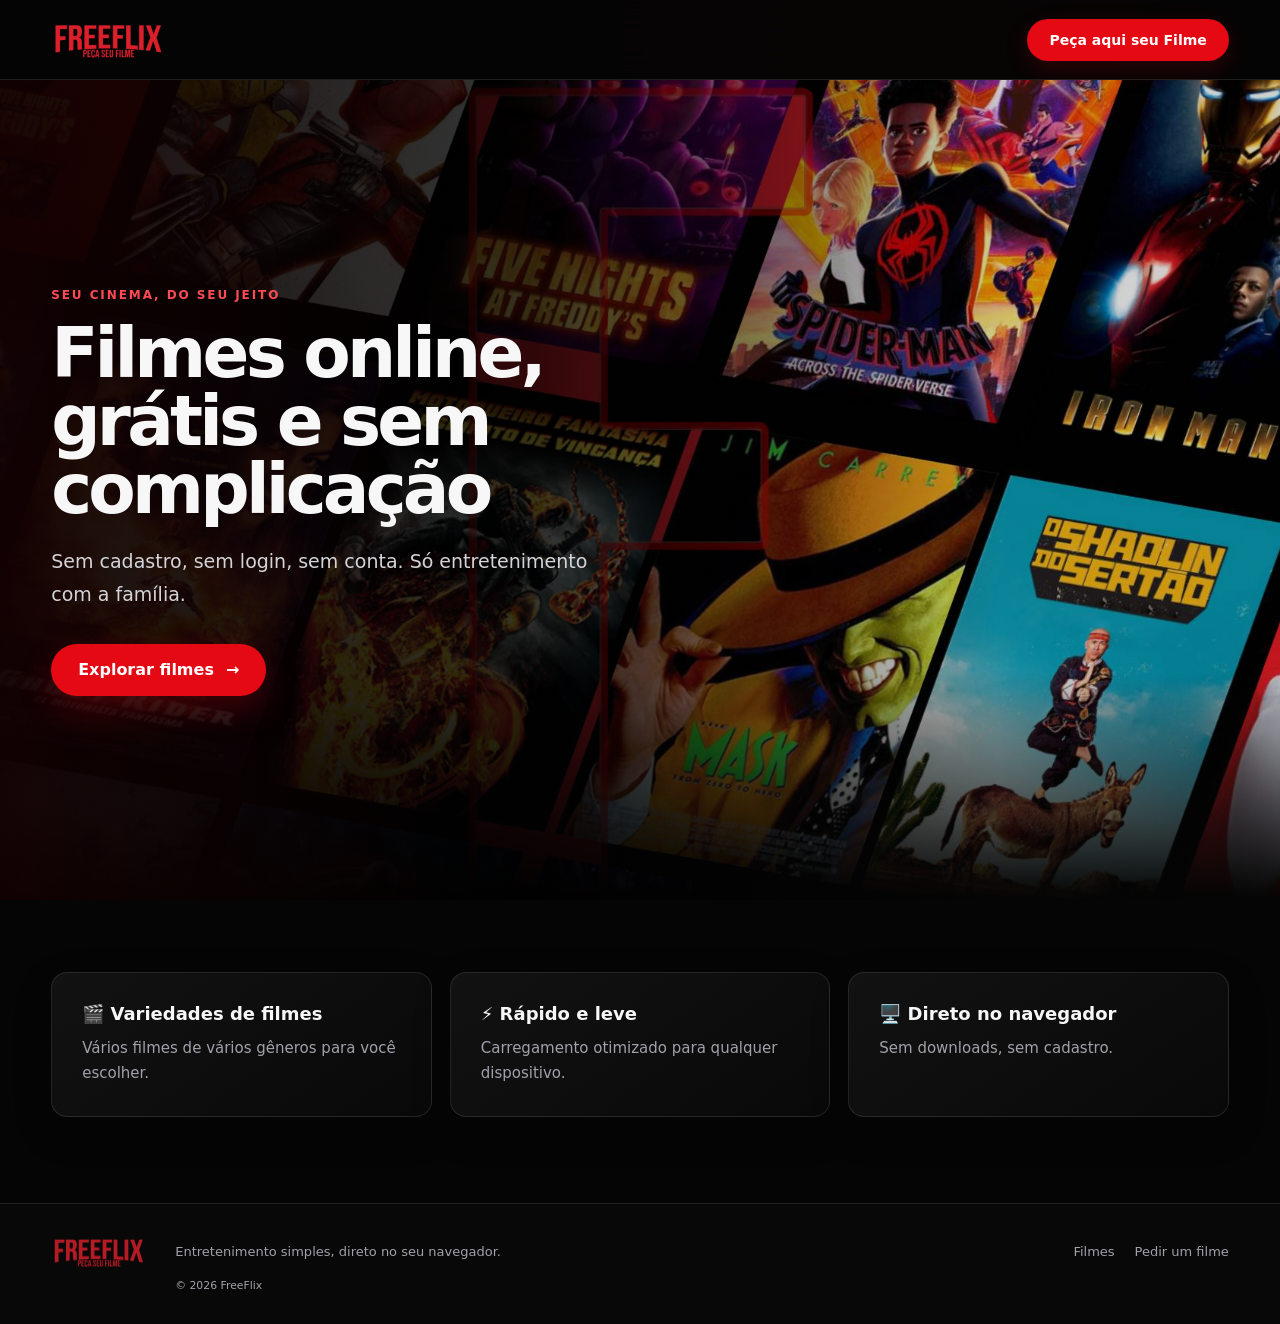
<file: index.html>
<!DOCTYPE html>

<html lang="pt-BR">
<head>
<meta charset="utf-8"/>
<meta content="width=device-width, initial-scale=1.0" name="viewport"/>
<title>FreeFlix | Filmes Online</title>
<meta name="description" content="Encontre filmes para assistir online no FreeFlix, sem cadastro e direto no navegador."/>
<!-- FAVICON -->

<link href="assets/css/base.css" rel="stylesheet"/><link href="assets/css/header.css" rel="stylesheet"/><link href="assets/css/index.css" rel="stylesheet"/><link href="assets/css/footer.css" rel="stylesheet"/><link href="favicon.ico" rel="icon" type="image/x-icon"/></head>
<body data-page="index"><a class="skip-link" href="#conteudo">Ir para o conteúdo</a><div id="header-slot"></div>

<main id="conteudo"><section class="hero">
<div class="hero-content">
<span class="eyebrow">Seu cinema, do seu jeito</span>
<h1>Filmes online, grátis e sem complicação</h1>
<p>
        Sem cadastro, sem login, sem conta.
        Só entretenimento com a família.
      </p>
<div class="hero-buttons">
<a class="button-primary" href="filmes.html">Explorar filmes <span aria-hidden="true">→</span></a>
</div>
</div>
</section></main>
<section class="info">
<div>
<h3>🎬 Variedades de filmes</h3>
<p>Vários filmes de vários gêneros para você escolher.</p>
</div>
<div>
<h3>⚡ Rápido e leve</h3>
<p>Carregamento otimizado para qualquer dispositivo.</p>
</div>
<div>
<h3>🖥️ Direto no navegador</h3>
<p>Sem downloads, sem cadastro.</p>
</div>
</section>

<div id="footer-slot"></div><script src="assets/js/include.js"></script></body>
</html>
</file>
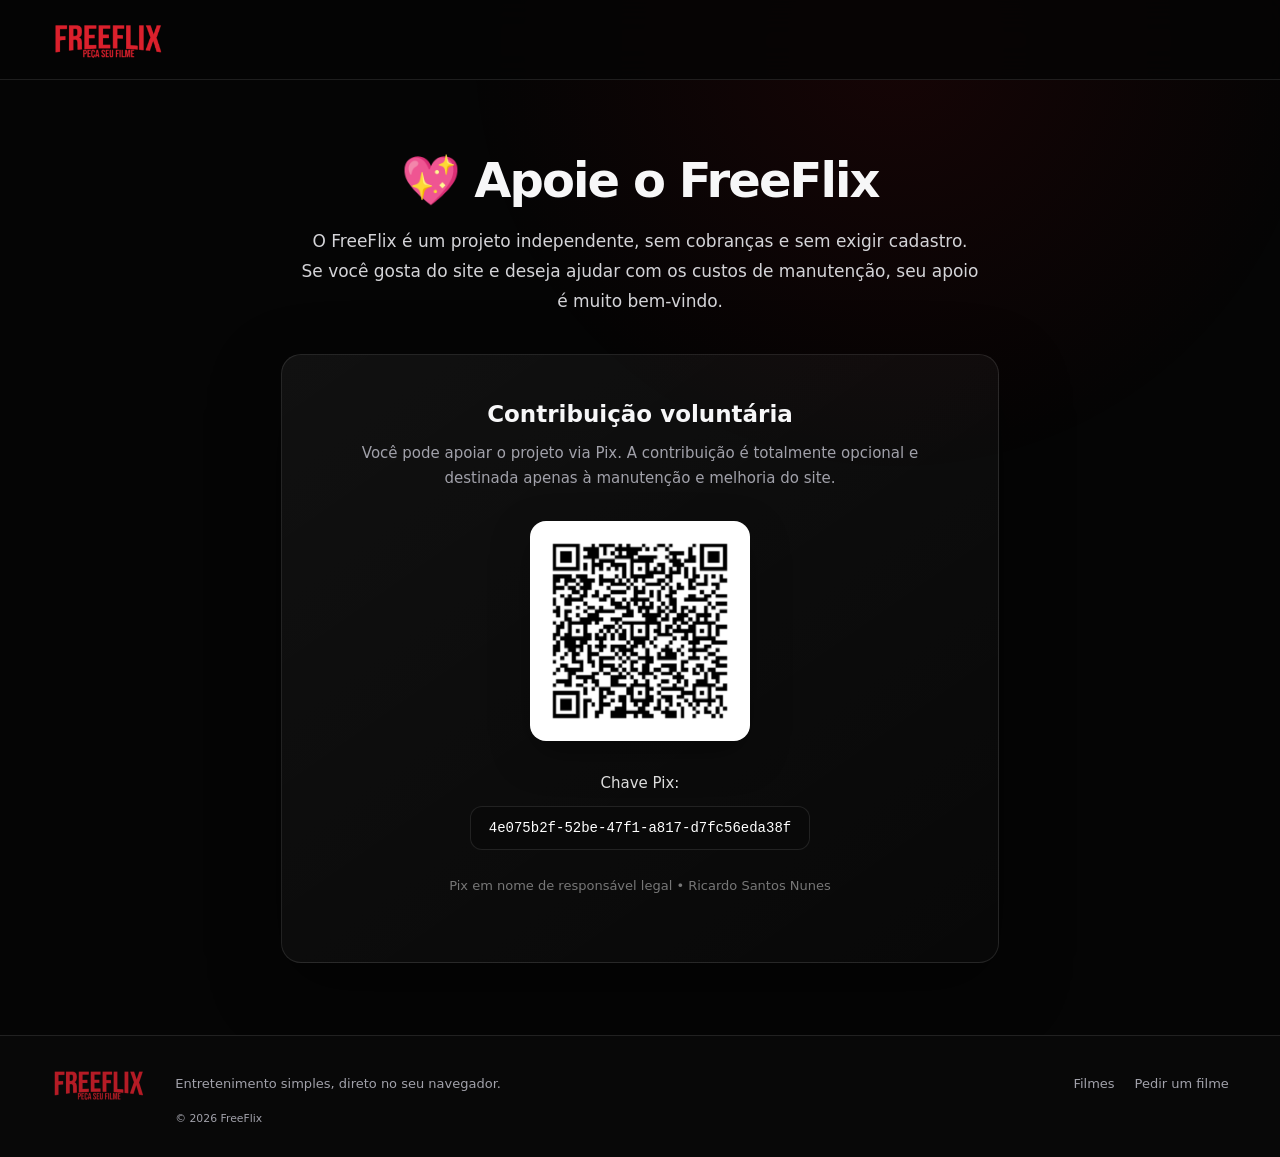
<file: apoio.html>
<!DOCTYPE html>

<html lang="pt-BR">
<head>
<meta charset="utf-8"/>
<meta content="width=device-width, initial-scale=1.0" name="viewport"/>
<title>Apoie o FreeFlix</title>
<meta name="description" content="Ajude voluntariamente na manutenção e melhoria do projeto FreeFlix."/>
<!-- FAVICON -->
<link href="assets/css/base.css" rel="stylesheet"/><link href="assets/css/header.css" rel="stylesheet"/><link href="assets/css/apoio.css" rel="stylesheet"/><link href="assets/css/footer.css" rel="stylesheet"/><link href="favicon.ico" rel="icon" type="image/x-icon"/></head>
<body data-page="apoio"><a class="skip-link" href="#conteudo">Ir para o conteúdo</a><div id="header-slot"></div>
<main class="content" id="conteudo">
<h1>💖 Apoie o FreeFlix</h1>
<p>
      O FreeFlix é um projeto independente,
      sem cobranças e sem exigir cadastro.
      Se você gosta do site e deseja ajudar com os custos de manutenção,
      seu apoio é muito bem-vindo.
    </p>
<div class="support-box">
<h2>Contribuição voluntária</h2>
<p>
        Você pode apoiar o projeto via Pix.
        A contribuição é totalmente opcional e destinada apenas
        à manutenção e melhoria do site.
      </p>
<img alt="QR Code Pix para apoiar o FreeFlix" class="qr" src="assets/img/pix-qrcode.png" width="220" height="220"/>
<p style="color:#ddd; margin-bottom:10px;">Chave Pix:</p>
<div class="pix-key">
        4e075b2f-52be-47f1-a817-d7fc56eda38f
      </div>
<p style="font-size:13px; color:#777; margin-top:25px;">
        Pix em nome de responsável legal • Ricardo Santos Nunes
      </p>
</div>
</main>
<div id="footer-slot"></div><script src="assets/js/include.js"></script></body>
</html>
</file>
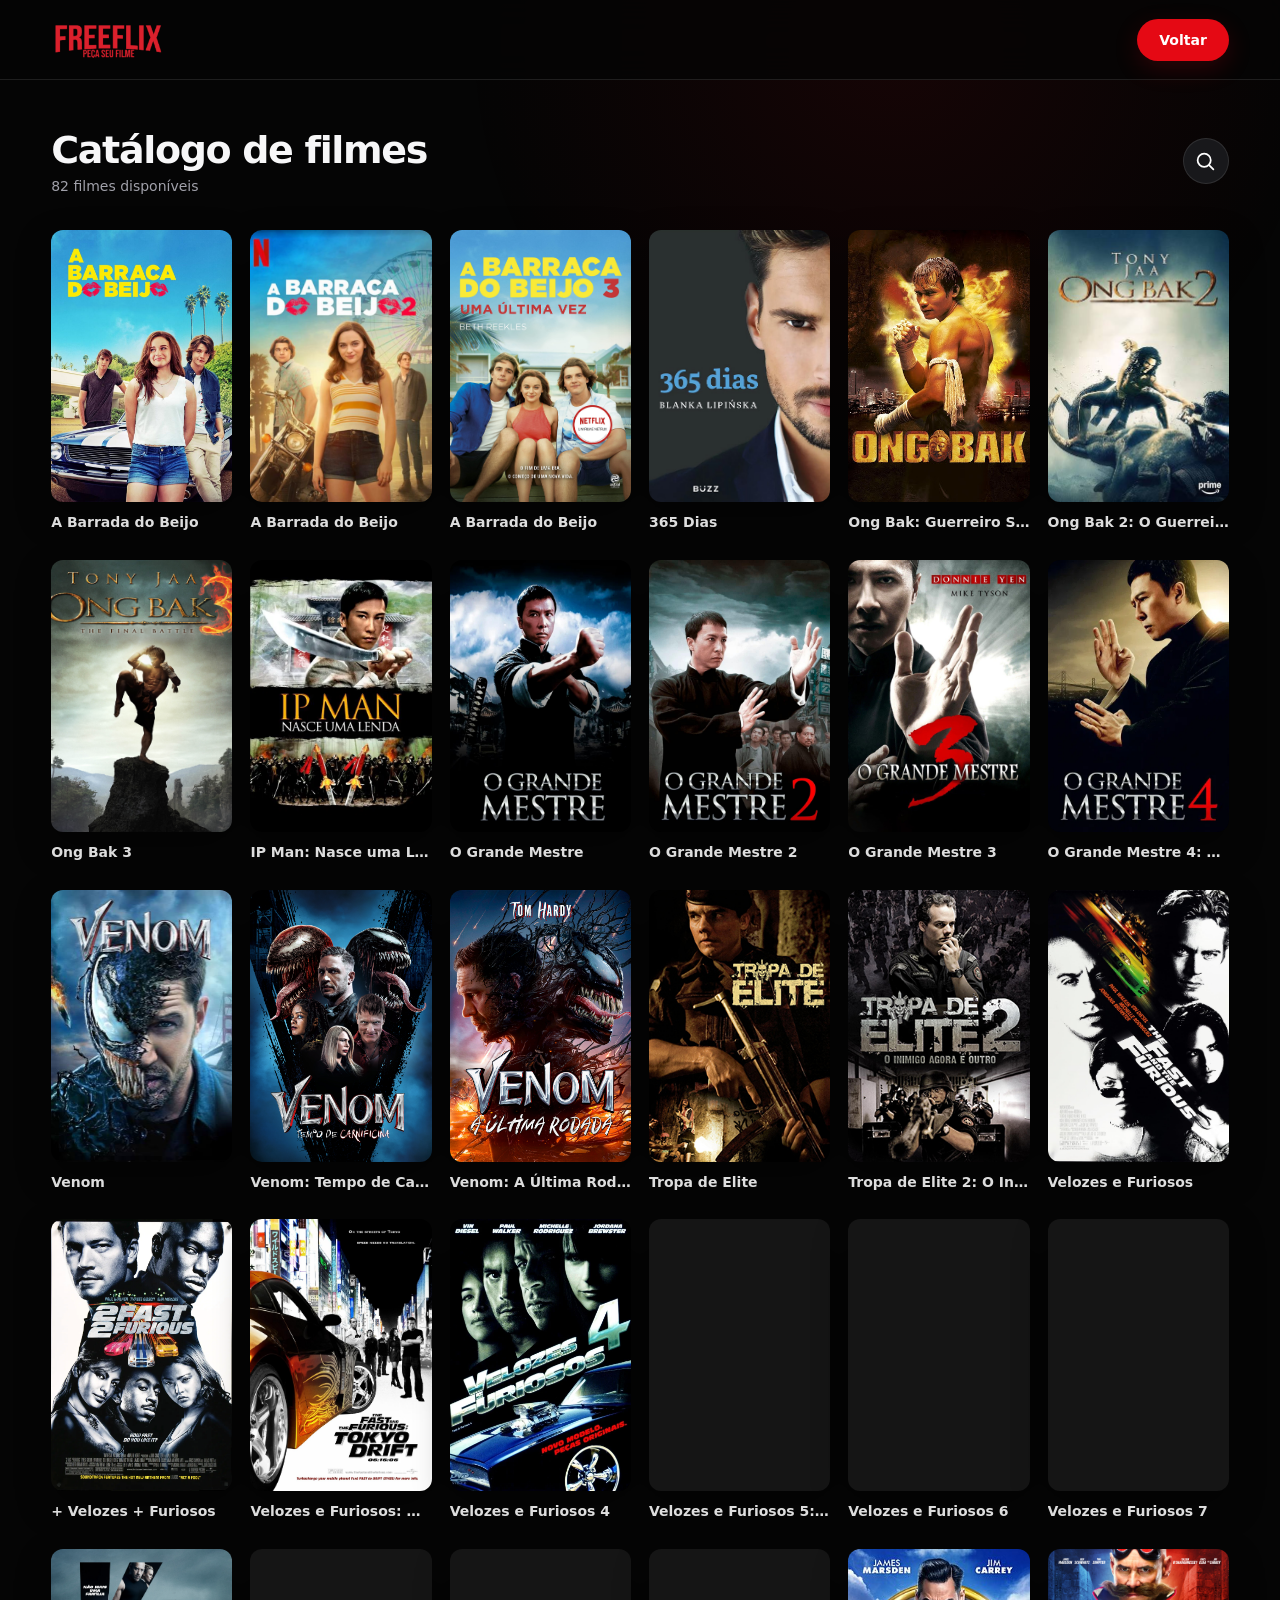
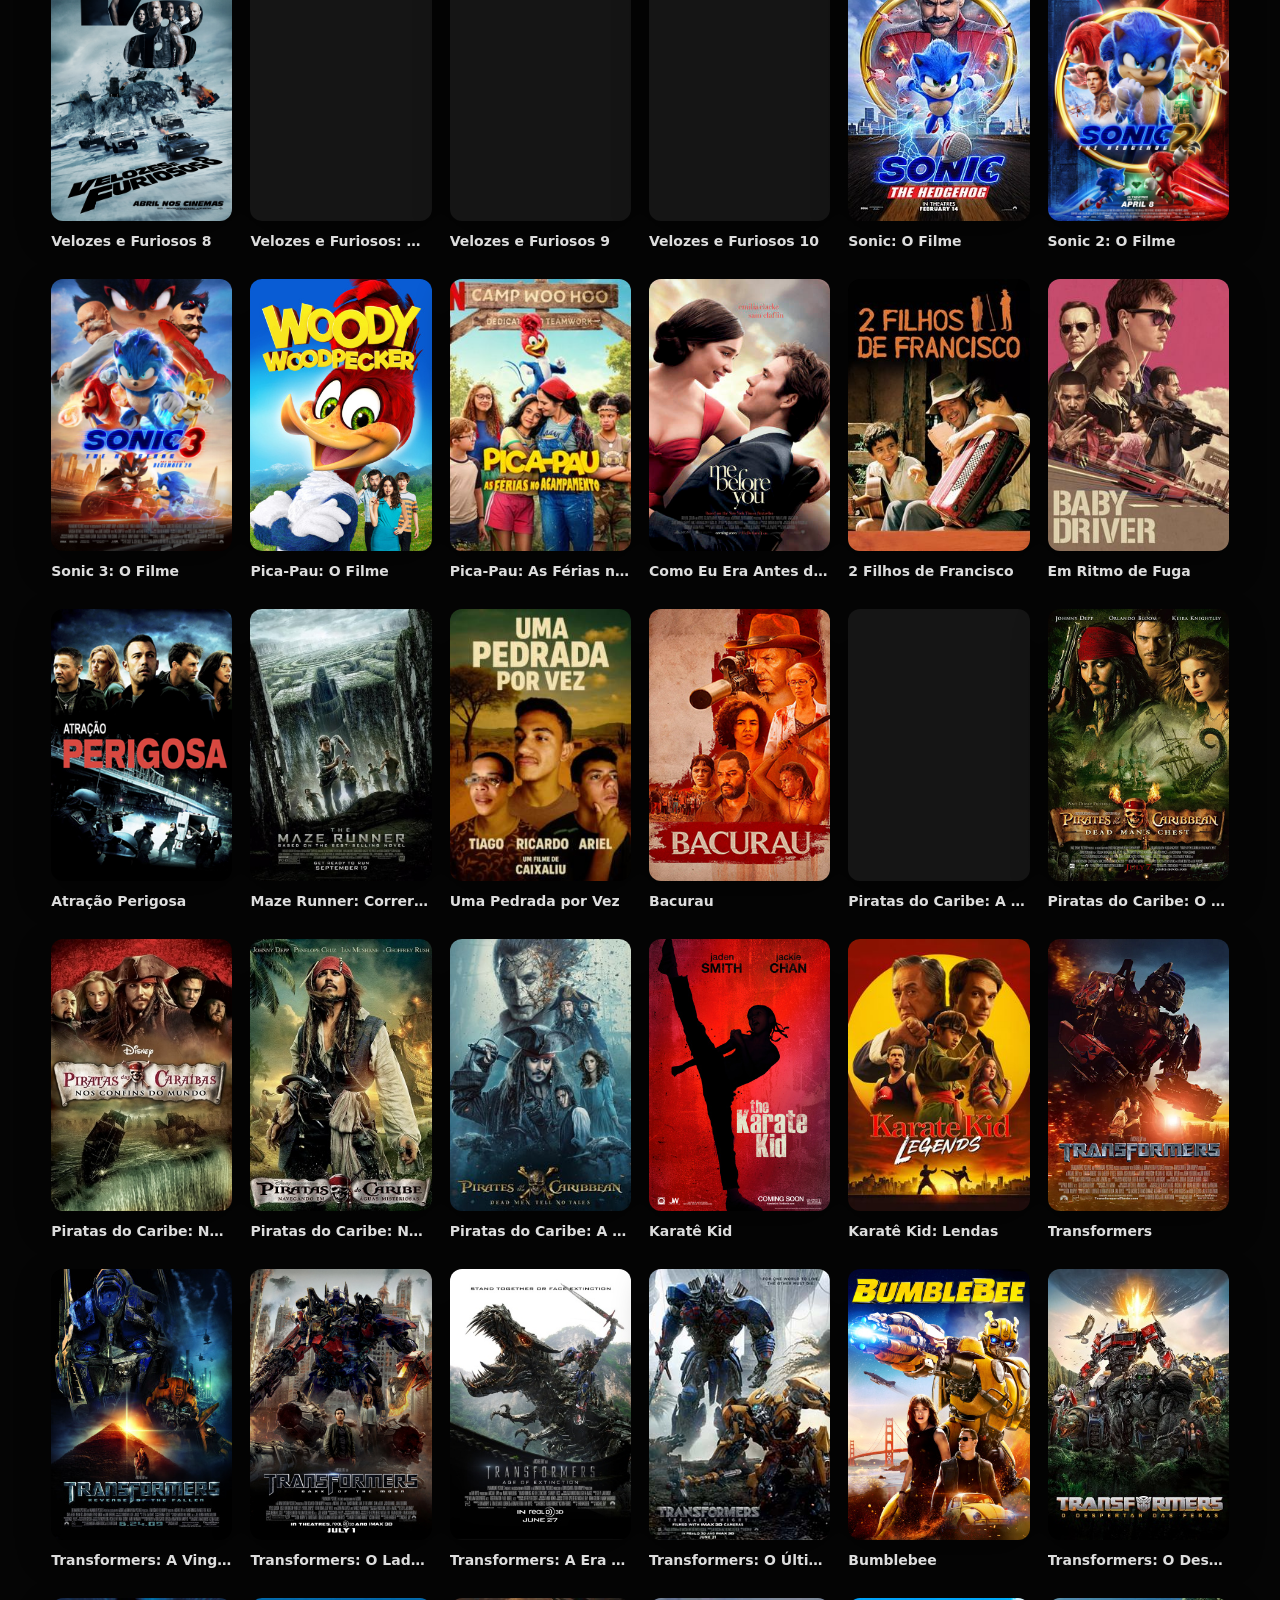
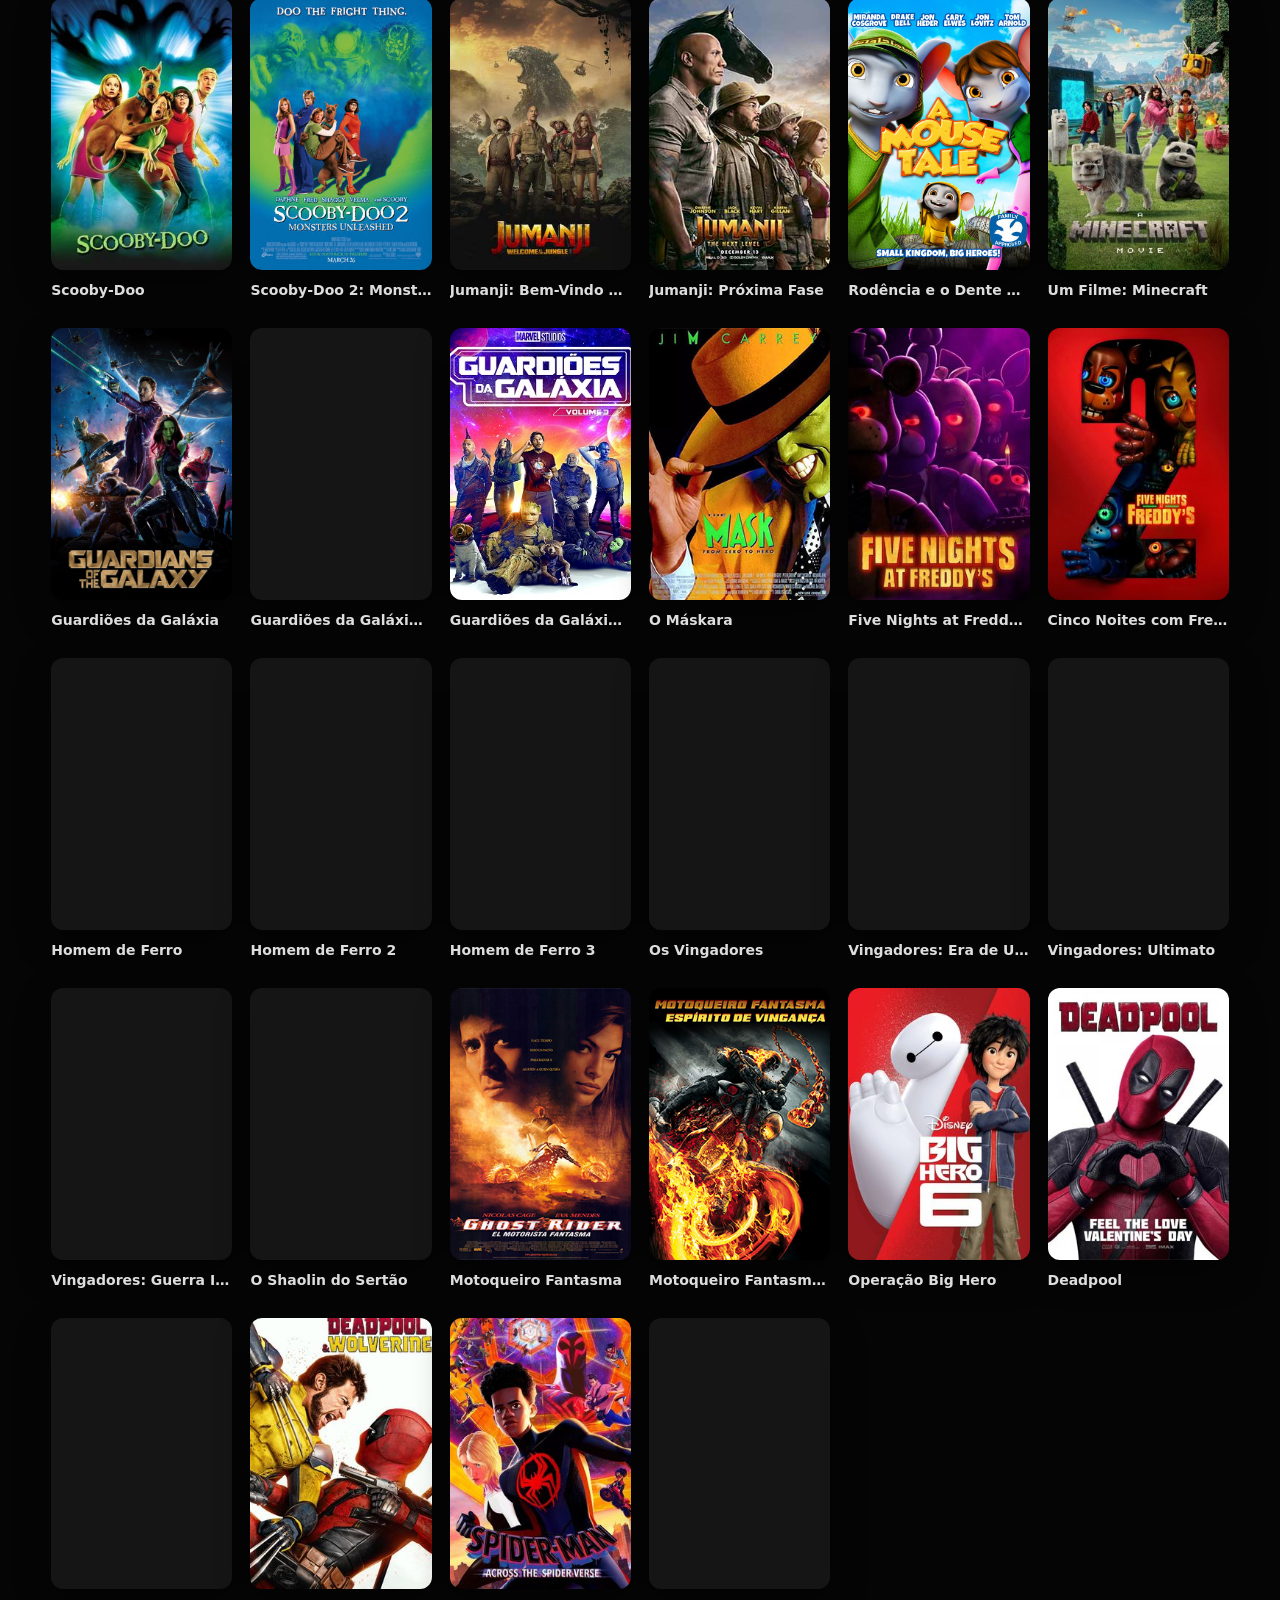
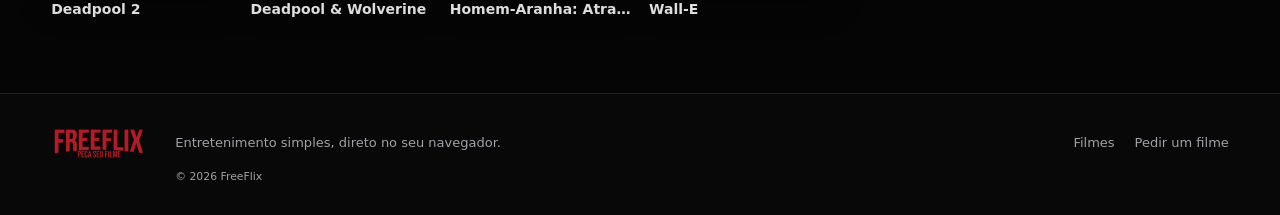
<file: filmes.html>
<!DOCTYPE html>

<html lang="pt-BR">
<head>
<meta charset="utf-8"/>
<meta content="width=device-width, initial-scale=1.0" name="viewport"/>
<title>FreeFlix | Filmes</title>
<meta name="description" content="Explore o catálogo de filmes do FreeFlix e encontre rapidamente o que assistir."/>
<link href="assets/css/base.css" rel="stylesheet"/><link href="assets/css/header.css" rel="stylesheet"/><link href="assets/css/filmes.css" rel="stylesheet"/><link href="assets/css/footer.css" rel="stylesheet"/><link href="favicon.ico" rel="icon" type="image/x-icon"/></head>
<body data-page="filmes"><a class="skip-link" href="#catalogo">Ir para o catálogo</a><div id="header-slot"></div>
<main id="catalogo">
<div class="filmes-top">
    <div>
      <h1 class="page-title">Catálogo de filmes</h1>
      <p class="page-subtitle" id="resultCount">Carregando catálogo…</p>
    </div>

    <div class="search-inline" aria-label="Pesquisar filmes">
      <input id="searchInput" class="search-input" type="search" placeholder="Pesquisar..." autocomplete="off" inputmode="search" />
      <button class="search-btn" id="searchBtn" type="button" aria-label="Abrir ou fechar pesquisa" aria-expanded="false" aria-controls="searchInput">
        <svg class="search-icon" viewBox="0 0 24 24" aria-hidden="true" focusable="false">
          <path d="M10.5 18a7.5 7.5 0 1 1 0-15 7.5 7.5 0 0 1 0 15Z" fill="none" stroke="currentColor" stroke-width="2" stroke-linecap="round"/>
          <path d="M16.4 16.4 21 21" fill="none" stroke="currentColor" stroke-width="2" stroke-linecap="round"/>
        </svg>
      </button>
    </div>
</div>
<section class="grid" aria-live="polite" aria-busy="true"></section>
</main>
<div id="footer-slot"></div><script src="assets/js/include.js"></script><script src="assets/js/filmes.js"></script></body>
</html>
</file>
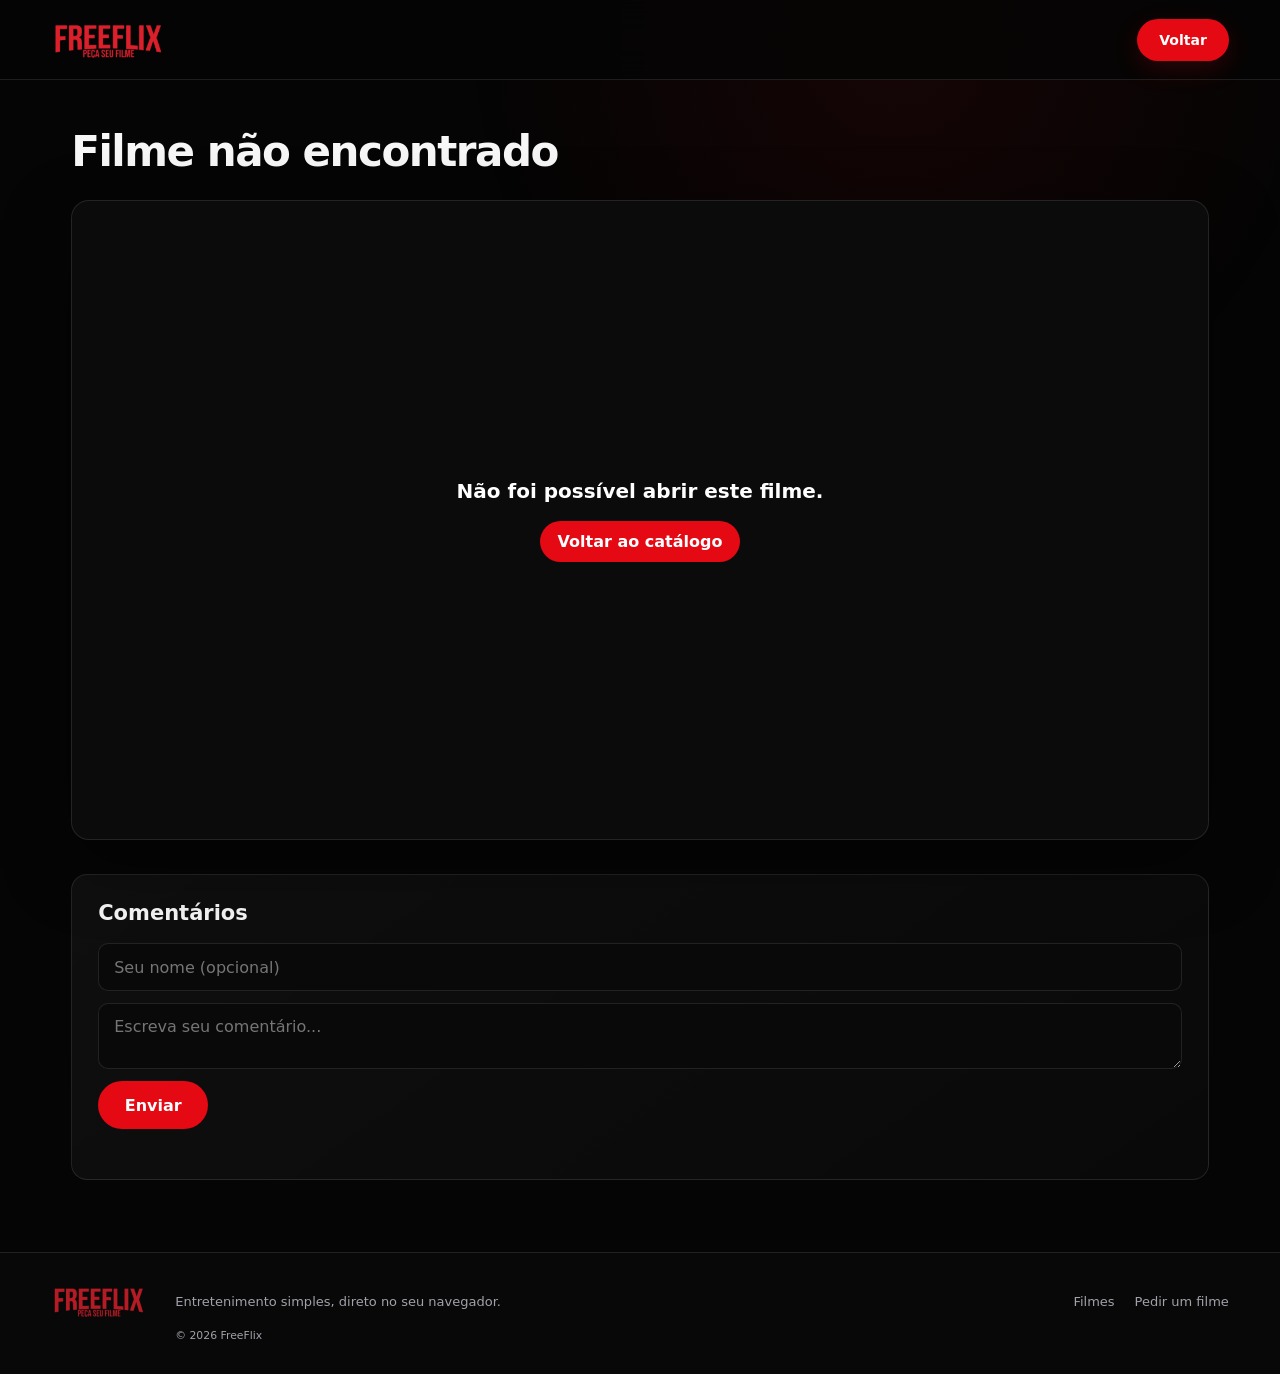
<file: player.html>
<!DOCTYPE html>

<html lang="pt-BR">
<head>
<meta charset="utf-8"/>
<meta content="width=device-width, initial-scale=1.0" name="viewport"/>
<title>Player | FreeFlix</title>
<meta name="description" content="Assista ao filme selecionado no player do FreeFlix."/>

<link href="assets/css/base.css" rel="stylesheet"/><link href="assets/css/header.css" rel="stylesheet"/><link href="assets/css/player.css" rel="stylesheet"/><link href="assets/css/footer.css" rel="stylesheet"/><link href="favicon.ico" rel="icon" type="image/x-icon"/></head>
<body data-page="player"><a class="skip-link" href="#conteudo">Ir para o player</a><div id="header-slot"></div>

<main class="hero" id="conteudo">
<h1 class="titulo-filme" id="tituloFilme">Carregando...</h1>
<div class="player-wrapper">
<iframe allow="autoplay; encrypted-media; fullscreen; picture-in-picture" allowfullscreen id="playerIframe" name="Player" referrerpolicy="strict-origin-when-cross-origin" scrolling="no" title="Player do filme"></iframe>
</div>
<div class="comentarios-box">
<h2 class="comentarios-titulo">Comentários</h2>
<div class="comentarios-form">
<input id="nomeComentario" maxlength="25" placeholder="Seu nome (opcional)" type="text"/>
<textarea id="textoComentario" maxlength="300" placeholder="Escreva seu comentário..."></textarea>
<button id="btnEnviarComentario">Enviar</button>
</div>
<div class="comentarios-lista" id="listaComentarios"></div>
</div>
</main>

<div id="footer-slot"></div>
<script src="assets/js/include.js"></script>
<script type="module" src="assets/js/player.js"></script>
</body>
</html>
</file>
<file: assets/css/base.css>
/* FreeFlix — base visual */
:root{--header-h:80px;--pad-x:clamp(20px,4vw,64px);--red:#e50914;--red-dark:#b20710;--surface:#111113;--surface-soft:#18181b;--border:rgba(255,255,255,.1);--muted:#a1a1aa;--text:#f7f7f8;--shadow:0 24px 70px rgba(0,0,0,.45);--radius:16px}
*,*::before,*::after{box-sizing:border-box}html{height:100%;scroll-behavior:smooth}body{min-height:100%;margin:0;padding-top:var(--header-h);background:#050505;color:var(--text);overflow-x:hidden;font-family:Inter,ui-sans-serif,system-ui,-apple-system,BlinkMacSystemFont,"Segoe UI",sans-serif;-webkit-font-smoothing:antialiased}body::before{content:"";position:fixed;inset:0;z-index:-1;pointer-events:none;background:radial-gradient(circle at 70% 5%,rgba(229,9,20,.08),transparent 27rem)}a{color:inherit}.container{max-width:1200px;margin-inline:auto}button,input,textarea{font:inherit}img{max-width:100%}::selection{background:var(--red);color:#fff}:focus-visible{outline:3px solid rgba(255,55,65,.75);outline-offset:3px}.skip-link{position:fixed;top:10px;left:12px;z-index:2000;transform:translateY(-160%);padding:10px 14px;border-radius:8px;background:#fff;color:#000;font-weight:700;text-decoration:none;transition:transform .15s}.skip-link:focus{transform:translateY(0)}
@media(max-width:768px){:root{--header-h:64px;--pad-x:20px}}@media(prefers-reduced-motion:reduce){html{scroll-behavior:auto}*,*::before,*::after{animation-duration:.01ms!important;animation-iteration-count:1!important;transition-duration:.01ms!important}}

/* Mobile e Smart TV */
@media(max-width:768px){:root{--pad-x:16px}body{-webkit-text-size-adjust:100%;touch-action:manipulation}}
@media(min-width:1600px){:root{--header-h:96px;--pad-x:clamp(64px,5vw,110px)}body{font-size:18px}:focus-visible{outline:5px solid #fff;outline-offset:6px}}

/* Escala compacta para telas grandes */
@media(min-width:1600px){:root{--header-h:82px;--pad-x:clamp(44px,4vw,78px)}body{font-size:16px}}
</file>
<file: assets/css/header.css>
.site-header{position:fixed;inset:0 0 auto;height:var(--header-h);z-index:999;background:rgba(5,5,5,.82);border-bottom:1px solid var(--border);backdrop-filter:blur(18px);-webkit-backdrop-filter:blur(18px)}
.header-inner{height:100%;padding-inline:var(--pad-x);display:flex;align-items:center;justify-content:space-between;gap:16px;max-width:1500px;margin:auto}
.brand{display:inline-flex;border-radius:6px}
.brand img{display:block;width:auto;height:38px;object-fit:contain}
.header-actions{display:flex;align-items:center;gap:12px}
.btn-top{display:inline-flex;align-items:center;justify-content:center;min-height:42px;padding:10px 21px;border:1px solid transparent;border-radius:999px;background:var(--red);box-shadow:0 8px 25px rgba(229,9,20,.18);color:#fff;font-size:14px;font-weight:750;line-height:1;text-decoration:none;white-space:nowrap;transition:transform .2s,background .2s,box-shadow .2s}
.btn-top:hover{background:#f20d19;box-shadow:0 10px 30px rgba(229,9,20,.32);transform:translateY(-1px)}
@media(max-width:768px){.brand img{height:31px}
.btn-top{min-height:38px;padding:8px 15px;font-size:12px}
}

@media(max-width:768px){.btn-top{min-height:44px}}
@media(min-width:1600px){
  .header-inner{max-width:1800px}
  .brand img{height:50px}
  .btn-top{min-height:58px;padding:14px 30px;font-size:19px}
  .header-actions{gap:20px}
}

/* Cabeçalho compacto em TV */
@media(min-width:1600px){
  .header-inner{max-width:1680px}
  .brand img{height:40px}
  .btn-top{min-height:46px;padding:11px 22px;font-size:15px}
  .header-actions{gap:14px}
}
</file>
<file: assets/css/index.css>
.hero{position:relative;min-height:calc(100svh - var(--header-h));display:flex;align-items:center;padding:72px max(var(--pad-x),calc((100vw - 1400px)/2));isolation:isolate;background:linear-gradient(90deg,rgba(0,0,0,.97) 0%,rgba(0,0,0,.78) 42%,rgba(0,0,0,.18) 78%),linear-gradient(0deg,#050505 0%,transparent 28%),url("../img/fundo.jpg") center 32%/cover no-repeat}.hero::after{content:"";position:absolute;inset:0;z-index:-1;background:linear-gradient(90deg,rgba(229,9,20,.16),transparent 35%);mix-blend-mode:screen;opacity:.45}.hero-content{max-width:670px}.eyebrow{display:inline-block;margin-bottom:18px;color:#ff4b54;font-size:12px;font-weight:850;letter-spacing:.16em;text-transform:uppercase}.hero h1{max-width:650px;margin:0 0 22px;font-size:clamp(42px,5.4vw,76px);line-height:.98;letter-spacing:-.055em;text-wrap:balance}.hero p{max-width:580px;margin:0 0 34px;color:#d4d4d8;font-size:clamp(16px,1.5vw,19px);line-height:1.7}.hero-buttons{display:flex;gap:12px;flex-wrap:wrap}.hero-buttons a{display:inline-flex;align-items:center;justify-content:center;gap:12px;min-height:52px;padding:14px 26px;border:1px solid transparent;border-radius:999px;color:#fff;font-weight:780;text-decoration:none;transition:transform .2s,background .2s,border-color .2s}.hero-buttons a:hover{transform:translateY(-2px)}.button-primary{background:var(--red);box-shadow:0 14px 34px rgba(229,9,20,.24)}.button-primary:hover{background:#f20d19}.info{display:grid;grid-template-columns:repeat(3,1fr);gap:18px;max-width:1400px;margin:auto;padding:72px var(--pad-x) 86px}.info div{padding:30px;border:1px solid var(--border);border-radius:var(--radius);background:linear-gradient(145deg,rgba(255,255,255,.055),rgba(255,255,255,.018));box-shadow:0 14px 40px rgba(0,0,0,.16)}.info h3{margin:0 0 12px;font-size:18px}.info p{margin:0;color:var(--muted);font-size:15px;line-height:1.65}@media(max-width:800px){.hero{min-height:650px;padding:72px var(--pad-x);text-align:left;background-position:62% center}.hero::before{content:"";position:absolute;inset:0;z-index:-1;background:rgba(0,0,0,.25)}.hero h1{font-size:clamp(38px,12vw,54px)}.hero-buttons a{flex:1;min-width:155px}.info{grid-template-columns:1fr;padding-block:52px;gap:14px}}
</file>
<file: assets/css/footer.css>
.site-footer{border-top:1px solid var(--border);background:#080808}.footer-inner{max-width:1400px;margin:auto;padding:32px var(--pad-x);display:grid;grid-template-columns:auto 1fr auto;align-items:center;gap:12px 28px;color:var(--muted);font-size:13px}.footer-brand{display:inline-flex}.footer-brand img{display:block;width:96px;height:auto;opacity:.82}.footer-inner p,.footer-inner small{margin:0}.footer-inner nav{display:flex;justify-content:flex-end;gap:20px}.footer-inner nav a{text-decoration:none;transition:color .2s}.footer-inner nav a:hover{color:#fff}.footer-inner small{grid-column:2/4}@media(max-width:700px){.footer-inner{grid-template-columns:1fr;text-align:center}.footer-brand{justify-self:center}.footer-inner nav{justify-content:center;flex-wrap:wrap}.footer-inner small{grid-column:auto}}
</file>
<file: assets/css/apoio.css>
.content{width:min(820px,100%);margin:auto;padding:72px var(--pad-x);text-align:center}.content h1{margin:0 0 18px;font-size:clamp(32px,5vw,48px);letter-spacing:-.04em}.content>p{max-width:680px;margin:0 auto 30px;color:#d4d4d8;font-size:17px;line-height:1.75}.support-box{margin-top:38px;padding:clamp(26px,5vw,46px);border:1px solid var(--border);border-radius:20px;background:linear-gradient(145deg,rgba(255,255,255,.05),rgba(255,255,255,.015));box-shadow:var(--shadow)}.support-box h2{margin:0 0 14px;font-size:23px}.support-box p{margin:0 auto 20px;color:var(--muted);font-size:15px;line-height:1.65}.qr{display:block;width:220px;max-width:70%;height:auto;margin:30px auto;padding:10px;border-radius:16px;background:#fff;box-shadow:0 14px 38px rgba(0,0,0,.35)}.pix-key{display:inline-block;max-width:100%;padding:13px 18px;border:1px solid var(--border);border-radius:12px;background:#090909;color:#fff;font-family:ui-monospace,SFMono-Regular,Consolas,monospace;font-size:14px;overflow-wrap:anywhere}@media(max-width:768px){.content{padding-block:48px}.content>p{font-size:16px}}
</file>
<file: assets/css/filmes.css>
.filmes-top{max-width:1500px;margin:auto;padding:48px var(--pad-x) 18px;display:flex;align-items:center;justify-content:space-between;gap:20px}
.page-title{margin:0 0 6px;font-size:clamp(26px,3vw,38px);letter-spacing:-.035em}
.page-subtitle{margin:0;color:var(--muted);font-size:14px}
.search-inline{display:flex;align-items:center;justify-content:flex-end;gap:9px;position:relative}
.search-input{width:0;height:46px;padding:0;opacity:0;pointer-events:none;border:1px solid var(--border);border-radius:999px;background:var(--surface-soft);color:var(--text);transition:width .22s,opacity .2s,padding .2s,border-color .2s}
.search-input::placeholder{color:#71717a}
.search-inline.is-open .search-input{width:min(360px,42vw);padding:0 17px;opacity:1;pointer-events:auto}
.search-input:focus{outline:none;border-color:rgba(229,9,20,.75);box-shadow:0 0 0 4px rgba(229,9,20,.1)}
.search-btn{width:46px;height:46px;flex:none;display:inline-flex;align-items:center;justify-content:center;border:1px solid var(--border);border-radius:50%;background:var(--surface-soft);color:#fff;cursor:pointer;transition:background .2s,transform .2s,border-color .2s}
.search-btn:hover{background:#242428;border-color:rgba(255,255,255,.2);transform:translateY(-1px)}
.search-icon{width:21px;height:21px}
.grid{max-width:1500px;min-height:45vh;margin:auto;padding:18px var(--pad-x) 74px;display:grid;grid-template-columns:repeat(auto-fill,minmax(155px,1fr));gap:28px 18px}
.card{position:relative;min-width:0;color:inherit;text-decoration:none;border-radius:12px;transition:transform .22s}
.card:hover{transform:translateY(-7px)}
.card:focus-visible{outline-offset:6px}
.capa{display:block;width:100%;aspect-ratio:2/3;object-fit:cover;border-radius:12px;background:#151515;box-shadow:0 14px 34px rgba(0,0,0,.42);transition:filter .2s,box-shadow .2s}
.card:hover .capa{filter:brightness(.68);box-shadow:0 22px 48px rgba(0,0,0,.58)}
.card-play{position:absolute;top:calc(50% - 28px);left:50%;display:grid;width:48px;height:48px;place-items:center;padding-left:3px;border:1px solid rgba(255,255,255,.25);border-radius:50%;background:rgba(229,9,20,.9);box-shadow:0 10px 30px rgba(0,0,0,.4);opacity:0;transform:translate(-50%,-35%) scale(.85);transition:opacity .2s,transform .2s}
.card:hover .card-play,.card:focus-visible .card-play{opacity:1;transform:translate(-50%,-50%) scale(1)}
.titulo{display:block;margin-top:11px;overflow:hidden;color:#ddd;font-size:14px;font-weight:650;line-height:1.35;text-overflow:ellipsis;white-space:nowrap}
.empty-state{grid-column:1/-1;min-height:300px;display:flex;flex-direction:column;align-items:center;justify-content:center;gap:8px;padding:40px;text-align:center;border:1px dashed var(--border);border-radius:var(--radius);color:var(--muted)}
.empty-state strong{color:#fff;font-size:18px}
@media(max-width:768px){.filmes-top{padding-top:30px;align-items:flex-end}
.search-inline.is-open .search-input{width:min(240px,60vw)}
.grid{grid-template-columns:repeat(2,minmax(0,1fr));gap:22px 13px}
.card:hover{transform:none}
.titulo{font-size:13px}
}

/* Mobile e navegação por controle remoto */
.card:focus-visible{transform:scale(1.045);z-index:2}
.card:focus-visible .capa{filter:brightness(.68);box-shadow:0 22px 48px rgba(0,0,0,.58)}
@media(max-width:768px){
  .filmes-top{padding-top:26px}
  .search-btn,.search-input{min-height:48px}
  .grid{gap:22px 12px;padding-bottom:48px}
  .card:focus-visible{transform:none}
  .titulo{white-space:normal;display:-webkit-box;-webkit-line-clamp:2;-webkit-box-orient:vertical}
}
@media(max-width:380px){
  .filmes-top{align-items:flex-start;flex-direction:column}
  .search-inline{width:100%;justify-content:flex-start}
  .search-inline.is-open .search-input{width:calc(100vw - 94px)}
}
@media(min-width:1600px){
  .filmes-top,.grid{max-width:1800px}
  .filmes-top{padding-top:64px}
  .page-title{font-size:48px}
  .page-subtitle{font-size:18px}
  .search-btn{width:58px;height:58px}
  .search-input{height:58px;font-size:18px}
  .grid{grid-template-columns:repeat(auto-fill,minmax(220px,1fr));gap:44px 28px}
  .titulo{margin-top:16px;font-size:20px}
  .card-play{width:68px;height:68px;font-size:24px}
  .card:focus-visible{outline:5px solid #fff;box-shadow:0 0 0 10px rgba(229,9,20,.9)}
}

/* Catálogo compacto em TV */
@media(min-width:1600px){
  .filmes-top,.grid{max-width:1680px}
  .filmes-top{padding-top:42px;padding-bottom:12px}
  .page-title{font-size:38px}
  .page-subtitle{font-size:15px}
  .search-btn{width:48px;height:48px}
  .search-input{height:48px;font-size:16px}
  .grid{grid-template-columns:repeat(auto-fill,minmax(170px,1fr));gap:30px 20px;padding-top:14px;padding-bottom:56px}
  .titulo{margin-top:11px;font-size:16px}
  .card-play{width:52px;height:52px;font-size:18px}
  .card:focus-visible{transform:scale(1.03);outline-width:4px;box-shadow:0 0 0 7px rgba(229,9,20,.85)}
}
</file>
<file: assets/css/player.css>
.hero{width:100%;max-width:1240px;margin:auto;padding:48px var(--pad-x) 72px}
.titulo-filme{margin:0 0 24px;font-size:clamp(26px,4vw,42px);line-height:1.15;letter-spacing:-.035em}
.player-wrapper{position:relative;width:100%;padding-top:56.25%;overflow:hidden;margin-bottom:30px;border:1px solid var(--border);border-radius:18px;background:#0b0b0b;box-shadow:var(--shadow)}
.player-wrapper iframe{position:absolute;inset:0;width:100%;height:100%;border:0}
.player-error{position:absolute;inset:0;display:flex;flex-direction:column;align-items:center;justify-content:center;gap:18px;padding:24px;text-align:center;color:var(--muted)}
.player-error strong{color:#fff;font-size:20px}
.player-error a{padding:11px 18px;border-radius:999px;background:var(--red);color:#fff;font-weight:700;text-decoration:none}
.comentarios-box{width:100%;margin-top:34px;padding:26px;border:1px solid var(--border);border-radius:var(--radius);background:linear-gradient(145deg,rgba(255,255,255,.045),rgba(255,255,255,.018))}
.comentarios-titulo{margin:0 0 18px;font-size:21px}
.comentarios-form{display:flex;flex-direction:column;gap:12px;margin-bottom:24px}
.comentarios-form input,.comentarios-form textarea{width:100%;padding:13px 15px;border:1px solid var(--border);border-radius:10px;background:#090909;color:#fff;transition:border-color .2s,box-shadow .2s}
.comentarios-form input:focus,.comentarios-form textarea:focus{outline:none;border-color:rgba(229,9,20,.7);box-shadow:0 0 0 4px rgba(229,9,20,.1)}
.comentarios-form textarea{min-height:110px;resize:vertical}
.comentarios-form button{align-self:flex-start;min-width:110px;padding:11px 20px;border:0;border-radius:999px;background:var(--red);color:#fff;font-weight:750;cursor:pointer;transition:background .2s,transform .2s}
.comentarios-form button:hover{background:#f20d19;transform:translateY(-1px)}
.comentarios-form button:disabled{opacity:.55;cursor:wait}
.comentarios-lista{display:flex;flex-direction:column;gap:12px}
.comentario-item{padding:15px;border:1px solid var(--border);border-radius:11px;background:#0a0a0a}
.comentario-topo{display:flex;justify-content:space-between;gap:16px;margin-bottom:7px;color:var(--muted);font-size:12px}
.comentario-nome{color:#fff;font-weight:750}
.comentario-texto{color:#ddd;font-size:14px;line-height:1.55;white-space:pre-wrap;overflow-wrap:anywhere}
@media(max-width:700px){.hero{padding-top:30px}
.comentarios-box{padding:19px}
.comentario-topo{flex-direction:column;gap:3px}
}

/* Player responsivo para celular e televisão */
.player-wrapper{padding-top:0;aspect-ratio:16/9}
.comentarios-form input,.comentarios-form textarea,.comentarios-form button{min-height:48px}
@media(max-width:700px){
  .hero{padding:24px 0 48px}
  .titulo-filme{padding-inline:var(--pad-x);margin-bottom:18px}
  .player-wrapper{border-radius:0;border-inline:0;margin-bottom:24px}
  .comentarios-box{width:auto;margin-inline:var(--pad-x);padding:18px}
}
@media(min-width:1600px){
  .hero{max-width:1700px;padding-top:62px}
  .titulo-filme{font-size:54px;margin-bottom:32px}
  .player-wrapper{border-radius:24px}
  .comentarios-box{padding:36px}
  .comentarios-titulo{font-size:28px}
  .comentarios-form input,.comentarios-form textarea,.comentarios-form button{font-size:19px}
  .comentario-texto{font-size:18px}
}

/* Player compacto em TV */
@media(min-width:1600px){
  .hero{max-width:1380px;padding-top:40px;padding-bottom:56px}
  .titulo-filme{font-size:40px;margin-bottom:22px}
  .player-wrapper{border-radius:18px;margin-bottom:24px}
  .comentarios-box{padding:26px;margin-top:28px}
  .comentarios-titulo{font-size:22px}
  .comentarios-form input,.comentarios-form textarea,.comentarios-form button{font-size:16px}
  .comentario-texto{font-size:15px}
}
</file>
